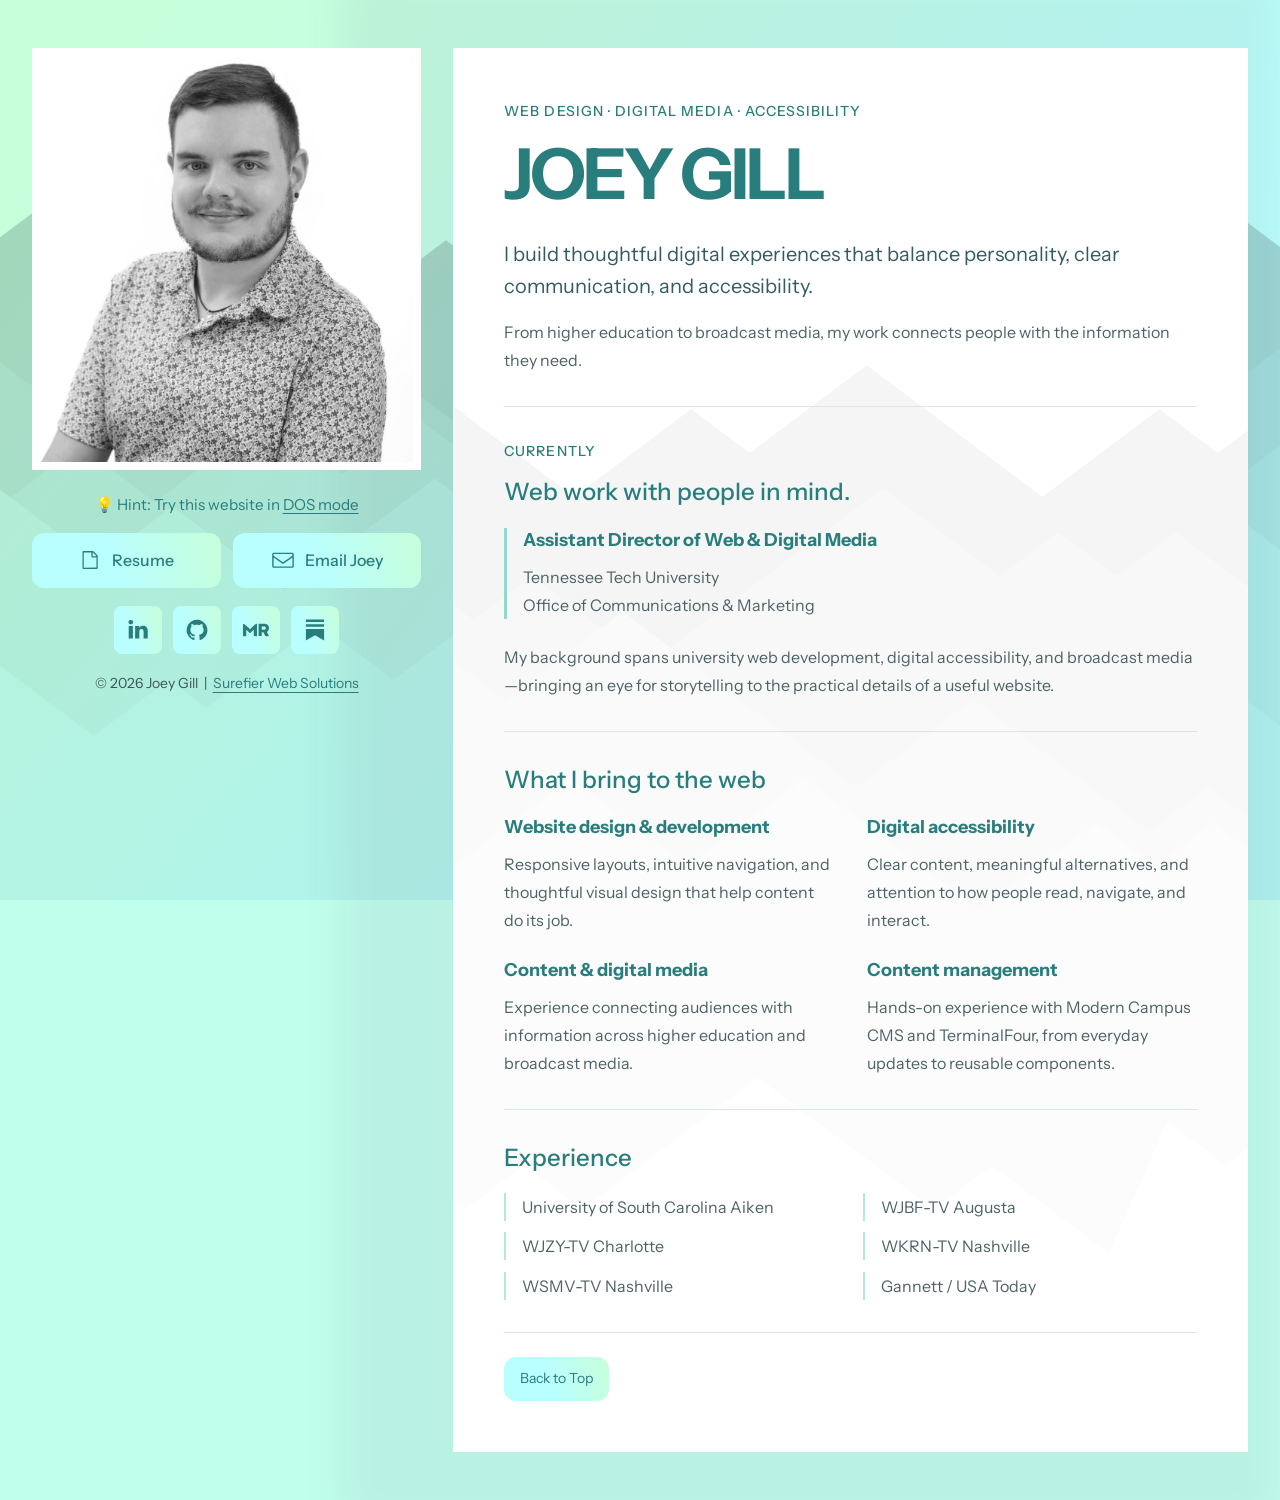
<file: index.html>
<!doctype html><html lang="en"><head>
		<title>Joey Gill</title>
		<meta charset="utf-8" />
		<meta name="viewport" content="width=device-width,initial-scale=1" />
		<meta name="color-scheme" content="light only" />
		<meta name="description" content="Joey Gill — web design, digital media, and accessibility. Based in Cookeville, Tennessee, with experience in higher education and broadcasting." />
		<meta name="theme-color" content="#BFFFFF" />
		<link href="https://fonts.googleapis.com/css2?display=swap&family=Instrument+Sans:ital,wght@0,400;0,500;0,700;1,400;1,500;1,700&family=Inter:ital,wght@0,300;0,500;1,300;1,500" rel="stylesheet" type="text/css" />
		
		<noscript><link rel="stylesheet" href="assets/noscript.css" /></noscript>
	<link rel="icon" type="image/svg+xml" href="assets/favicon.svg"><link rel="stylesheet" href="assets/layout.css"></head><body><a class="skip" href="#main">Skip to content</a><main id="main" class="page"><aside class="profile" aria-label="Portrait and contact links"><img class="portrait" src="assets/images/image01.jpg" alt="Joey Gill" width="1980" height="2155"><div class="profile-links"><p style="margin: 0 0 1rem; text-align: center; font-size: 0.95rem; line-height: 1.5; color: #297d7d;">
		💡 Hint: Try this website in
		<a href="/dos" style="color: inherit; text-decoration: underline; text-underline-offset: 3px;">
			DOS mode
		</a>
	</p><ul id="buttons01" class="buttons-component instance-1 style-1">
										<li>
											<a href="https://drive.google.com/file/d/1wkfgF1ts8yuss76VsSdDAtjUabDiiy1A/view?usp=sharing" class="n01"><svg viewBox="0 0 40 40" aria-labelledby="buttons01-icon-1-title"><title id="buttons01-icon-1-title">Document (Alt)</title><path d="M31.8,11.4c0.3,0.3,0.6,0.7,0.8,1.3s0.3,1,0.3,1.5v19.1c0,0.4-0.2,0.8-0.5,1.1c-0.3,0.3-0.7,0.5-1.1,0.5H9.1 c-0.4,0-0.8-0.2-1.1-0.5c-0.3-0.3-0.5-0.7-0.5-1.1V6.7c0-0.4,0.2-0.8,0.5-1.1c0.3-0.3,0.7-0.5,1.1-0.5h14.9c0.4,0,0.9,0.1,1.5,0.3 c0.5,0.2,1,0.5,1.3,0.8L31.8,11.4z M24.5,7.4v6.2h6.2c-0.1-0.3-0.2-0.5-0.4-0.7l-5.2-5.2C25,7.6,24.8,7.5,24.5,7.4z M30.8,32.7v-17 h-6.9c-0.4,0-0.8-0.2-1.1-0.5c-0.3-0.3-0.5-0.7-0.5-1.1V7.3H9.6v25.5L30.8,32.7L30.8,32.7z"/></svg><span class="label">Resume</span></a>
										</li><li>
											<a href="mailto:iam@joeygill.com" class="n02"><svg viewBox="0 0 40 40" aria-labelledby="buttons01-icon-2-title"><title id="buttons01-icon-2-title">Email (Alt)</title><path d="M38,13.8v16.8c0,1.4-1.1,2.5-2.5,2.5H4.5c-1.4,0-2.5-1.1-2.5-2.5V13.8h0v-3.4c0-1.4,1.1-2.5,2.5-2.5h31c1.4,0,2.5,1.1,2.5,2.5v3.4h0ZM4.5,30.8h31c0,0,.2,0,.2-.2v-14.6l-15,10.2c-.2.1-.4.2-.7.2s-.5,0-.7-.2L4.4,16v14.6c0,0,0,.2.2.2ZM35.5,10.2H4.5c0,0-.2,0-.2.2v2.7l15.6,10.6,15.6-10.6v-2.7c0,0,0-.2-.2-.2Z" /></svg><span class="label">Email Joey</span></a>
										</li>
									</ul><ul id="icons02" class="icons-component instance-2 style-1">
										<li>
											<a class="n01" href="https://www.linkedin.com/in/joeymgill">
												<svg viewBox="0 0 40 40" aria-labelledby="icons02-icon-1-title"><title id="icons02-icon-1-title">LinkedIn</title><path d="M12.1,13.8v19.1H5.7V13.8C5.7,13.8,12.1,13.8,12.1,13.8z M12.5,7.9c0,0.9-0.3,1.7-1,2.4c-0.7,0.6-1.5,0.9-2.6,0.9h0 c-1.1,0-1.9-0.3-2.5-0.9c-0.6-0.6-1-1.4-1-2.4c0-1,0.3-1.7,1-2.4S7.9,4.6,9,4.6s1.9,0.3,2.6,0.9S12.5,6.9,12.5,7.9z M35,22v11h-6.4 V22.7c0-1.4-0.3-2.4-0.8-3.2c-0.5-0.8-1.3-1.1-2.4-1.1c-0.8,0-1.5,0.2-2,0.7c-0.5,0.4-1,1-1.2,1.7c-0.1,0.4-0.2,0.9-0.2,1.6v10.7 h-6.4c0-5.1,0-9.3,0-12.5s0-5.1,0-5.7l0-0.9H22v2.8h0c0.3-0.4,0.5-0.8,0.8-1.1c0.3-0.3,0.6-0.6,1.1-1c0.5-0.4,1-0.6,1.7-0.8 c0.7-0.2,1.4-0.3,2.2-0.3c2.2,0,4,0.7,5.3,2.2C34.4,17,35,19.1,35,22L35,22z"/></svg>
												<span class="label">LinkedIn</span>
											</a>
										</li><!-- Temporarily hidden profile; restore when ready.
<li>
											<a class="n02" href="https://dribbble.com/joey-gill">
												<svg viewBox="0 0 40 40" aria-labelledby="icons02-icon-2-title"><title id="icons02-icon-2-title">Dribbble</title><path d="M25.6,32.6c-0.6-3.4-1.6-6.8-2.9-10.4h0l0,0c-0.2,0.1-0.5,0.2-0.9,0.3c-0.4,0.1-1.1,0.5-2.1,1c-1,0.5-2,1.1-2.9,1.7 c-0.9,0.6-1.8,1.4-2.7,2.4c-0.9,1-1.7,2-2.1,3.1l-0.3-0.2c2.6,2.1,5.5,3.1,8.7,3.1C22.1,33.7,23.8,33.3,25.6,32.6L25.6,32.6z M21.7,19.9c-0.3-0.7-0.7-1.5-1.1-2.3c-4.3,1.3-9,1.9-14,1.9c0,0.1,0,0.2,0,0.4c0,1.7,0.3,3.4,0.9,4.9s1.5,3,2.6,4.2 c0.7-1.2,1.6-2.4,2.6-3.5s2-1.9,3-2.6s1.9-1.2,2.7-1.7c0.9-0.5,1.5-0.8,2.1-1l0.8-0.3c0.1,0,0.1,0,0.3-0.1 C21.5,20,21.6,20,21.7,19.9L21.7,19.9z M19.5,15.5c-1.7-3-3.4-5.6-5.1-7.9c-1.9,0.9-3.5,2.2-4.9,3.9s-2.2,3.6-2.7,5.7 C11,17.2,15.2,16.6,19.5,15.5L19.5,15.5z M33.7,22.2c-2.9-0.8-5.8-1-8.5-0.6c1.2,3.3,2.1,6.6,2.7,9.8c1.5-1,2.8-2.4,3.9-4 C32.8,25.8,33.4,24.1,33.7,22.2z M16.9,6.7C16.9,6.7,16.9,6.7,16.9,6.7C16.9,6.7,16.9,6.7,16.9,6.7z M29.2,9.7 c-2.6-2.3-5.6-3.4-9-3.4c-1.1,0-2.1,0.1-3.2,0.4c1.8,2.4,3.5,5,5.1,8c1-0.4,1.9-0.8,2.7-1.3c0.8-0.5,1.5-0.9,2-1.3s0.9-0.8,1.4-1.2 s0.7-0.7,0.8-0.8L29.2,9.7z M33.9,19.9c0-3.2-1.1-6.1-3.1-8.6l0,0c-0.1,0.2-0.3,0.3-0.4,0.5c-0.1,0.2-0.4,0.5-0.9,0.9 c-0.5,0.4-1,0.9-1.5,1.3c-0.5,0.4-1.2,0.8-2.1,1.4c-0.9,0.5-1.8,1-2.7,1.3c0.3,0.7,0.7,1.4,0.9,2c0,0.1,0.1,0.2,0.1,0.4 c0.1,0.2,0.1,0.3,0.2,0.3c0.5-0.1,1-0.1,1.6-0.1c0.5,0,1,0,1.5,0c0.5,0,1,0,1.4,0s0.9,0,1.3,0.1c0.4,0,0.8,0.1,1.2,0.1 c0.4,0,0.7,0.1,1,0.1c0.3,0,0.6,0.1,0.8,0.1c0.2,0,0.4,0.1,0.5,0.1L33.9,19.9z M36.2,20c0,2.9-0.7,5.6-2.1,8 c-1.4,2.5-3.4,4.4-5.8,5.8s-5.1,2.1-8,2.1c-2.9,0-5.6-0.7-8-2.1S7.8,30.5,6.3,28s-2.1-5.1-2.1-8s0.7-5.6,2.1-8s3.4-4.4,5.8-5.8 s5.1-2.1,8-2.1c2.9,0,5.6,0.7,8,2.1s4.4,3.4,5.8,5.8C35.5,14.4,36.2,17.1,36.2,20z"/></svg>
												<span class="label">Dribbble</span>
											</a>
										</li>
--><li>
											<a class="n03" href="https://github.com/joeymgill">
												<svg viewBox="0 0 40 40" aria-labelledby="icons02-icon-3-title"><title id="icons02-icon-3-title">GitHub</title><path d="M36,20.3c0,3.5-1,6.6-3.1,9.4c-2,2.8-4.7,4.7-7.9,5.8c-0.4,0.1-0.6,0-0.8-0.1c-0.2-0.2-0.3-0.4-0.3-0.6v-4.4 c0-1.3-0.4-2.3-1.1-3c0.8-0.1,1.5-0.2,2.1-0.4c0.6-0.2,1.3-0.4,2-0.8c0.7-0.4,1.2-0.8,1.7-1.4c0.5-0.5,0.8-1.3,1.1-2.2 s0.4-2,0.4-3.1c0-1.7-0.5-3.1-1.6-4.3c0.5-1.3,0.5-2.7-0.2-4.2c-0.4-0.1-1,0-1.7,0.2c-0.7,0.3-1.4,0.6-1.9,0.9L24,12.5 c-1.3-0.4-2.6-0.5-4-0.5s-2.7,0.2-4,0.5c-0.2-0.2-0.5-0.3-0.9-0.6c-0.4-0.2-0.9-0.5-1.7-0.8c-0.8-0.3-1.4-0.4-1.8-0.3 c-0.6,1.6-0.7,3-0.1,4.2c-1.1,1.2-1.6,2.6-1.6,4.3c0,1.2,0.1,2.2,0.4,3.1s0.6,1.6,1.1,2.2s1,1,1.7,1.4c0.7,0.4,1.3,0.6,2,0.8 c0.6,0.2,1.3,0.3,2.1,0.4c-0.6,0.5-0.9,1.2-1,2.1c-0.3,0.1-0.6,0.2-0.9,0.3c-0.3,0.1-0.7,0.1-1.2,0.1c-0.5,0-0.9-0.1-1.4-0.4 c-0.5-0.3-0.8-0.7-1.2-1.3c-0.3-0.4-0.6-0.8-1-1.1c-0.4-0.3-0.8-0.4-1-0.5L9,26.5c-0.3,0-0.5,0-0.6,0.1c-0.1,0.1-0.1,0.1-0.1,0.2 c0,0.1,0.1,0.2,0.2,0.3c0.1,0.1,0.2,0.2,0.3,0.2l0.1,0.1c0.3,0.1,0.6,0.4,0.9,0.8s0.5,0.7,0.7,1.1l0.2,0.5c0.2,0.5,0.5,1,0.9,1.3 c0.4,0.3,0.9,0.5,1.4,0.6c0.5,0.1,1,0.1,1.4,0.1c0.5,0,0.9,0,1.2-0.1l0.5-0.1c0,0.5,0,1.1,0,1.9c0,0.7,0,1.1,0,1.1 c0,0.2-0.1,0.5-0.3,0.6c-0.2,0.2-0.5,0.2-0.8,0.1c-3.2-1.1-5.8-3-7.9-5.8S4,23.8,4,20.3c0-2.9,0.7-5.6,2.1-8S9.5,7.8,12,6.4 s5.1-2.1,8-2.1s5.6,0.7,8,2.1s4.4,3.4,5.8,5.8S36,17.4,36,20.3L36,20.3z"/></svg>
												<span class="label">GitHub</span>
											</a>
										</li><li>
											<a class="n04" href="https://www.muckrack.com/joeygill">
												<svg viewBox="0 0 40 40" aria-labelledby="icons02-icon-4-title"><title id="icons02-icon-4-title">Muck Rack</title><path d="M10.78,18.67c2.69-2.47,5.32-4.83,7.87-7.27c0.85-0.82,1.73-1.02,2.87-0.75c0,6.21,0,12.41,0,18.79 c-1.51,0-3.02,0.03-4.52-0.04c-0.16-0.01-0.42-0.57-0.42-0.87c-0.03-2.53-0.02-5.06-0.02-7.59c0-0.32,0-0.64,0-1.18 c-0.4,0.32-0.66,0.52-0.91,0.74c-1.34,1.17-2.7,2.33-4.01,3.54c-0.62,0.58-1.11,0.61-1.74,0.01c-1.27-1.2-2.6-2.34-3.91-3.51 c-0.23-0.21-0.49-0.4-0.88-0.72c-0.02,0.51-0.05,0.84-0.05,1.18c0,2.5-0.03,4.99,0.01,7.49c0.01,0.79-0.26,1.01-1.01,0.98 c-1.1-0.05-2.2-0.03-3.31-0.01C0.22,29.48,0,29.29,0,28.74c0.01-5.84,0-11.67,0.02-17.51c0-0.22,0.2-0.62,0.28-0.62 c0.68,0.07,1.53-0.01,1.98,0.37c2.03,1.71,3.95,3.55,5.91,5.34C9.03,17.09,9.87,17.85,10.78,18.67z M28.84,23.64 c0,2.01,0,3.84,0,5.75c-1.66,0-3.23,0-4.89,0c0-6.25,0-12.48,0-18.86c0.34,0,0.68,0,1.03,0c2.66,0,5.32,0,7.98,0 c3.36,0,5.71,1.54,6.65,4.36c1.01,3.03,0.03,6.05-2.59,8.01c-0.08,0.06-0.17,0.1-0.31,0.19c0.92,1.65,1.8,3.23,2.68,4.81 c0.68,1.22,0.49,1.58-0.86,1.58c-1.1,0-2.21-0.03-3.31,0.01c-0.57,0.02-0.89-0.19-1.12-0.7c-0.67-1.44-1.44-2.83-2.06-4.29 c-0.3-0.7-0.7-0.92-1.4-0.85C30.09,23.68,29.54,23.64,28.84,23.64z M28.91,19.49c1.51,0,2.9,0.04,4.29-0.01 c1.04-0.04,1.77-0.94,1.87-2.14c0.11-1.23-0.47-2.46-1.45-2.55c-1.56-0.14-3.14-0.04-4.72-0.04C28.91,16.36,28.91,17.87,28.91,19.49 z"/></svg>
												<span class="label">Muck Rack</span>
											</a>
										</li><li>
											<a class="n05" href="https://substack.com/@joeymgill">
												<svg viewBox="0 0 40 40" aria-labelledby="icons02-icon-5-title"><title id="icons02-icon-5-title">Substack</title><path d="M6 4h28v3.7H6z M6 11.2h28v3.7H6z M6 18.3h28V36l-14-7.8L6 36z"/></svg>
												<span class="label">Substack</span>
											</a>
									</li>
									</ul><p class="copyright">© 2026 Joey Gill&nbsp;&nbsp;|&nbsp;&nbsp;<a href="https://surefier.com" target="_blank">Surefier Web Solutions</a></p></div></aside><div class="content"><header><p class="eyebrow">Web design · Digital media · Accessibility</p><h1>Joey Gill</h1><p class="intro">I build thoughtful digital experiences that balance personality, clear communication, and accessibility.</p><p>From higher education to broadcast media, my work connects people with the information they need.</p></header><section aria-labelledby="current-title"><p class="eyebrow">Currently</p><h2 id="current-title">Web work with people in mind.</h2><div class="current-role"><h3>Assistant Director of Web &amp; Digital Media</h3><p>Tennessee Tech University<br>Office of Communications &amp; Marketing</p></div><p>My background spans university web development, digital accessibility, and broadcast media—bringing an eye for storytelling to the practical details of a useful website.</p></section><section aria-labelledby="expertise-title"><h2 id="expertise-title">What I bring to the web</h2><div class="expertise"><article><h3>Website design &amp; development</h3><p>Responsive layouts, intuitive navigation, and thoughtful visual design that help content do its job.</p></article><article><h3>Digital accessibility</h3><p>Clear content, meaningful alternatives, and attention to how people read, navigate, and interact.</p></article><article><h3>Content &amp; digital media</h3><p>Experience connecting audiences with information across higher education and broadcast media.</p></article><article><h3>Content management</h3><p>Hands-on experience with Modern Campus CMS and TerminalFour, from everyday updates to reusable components.</p></article></div></section><section aria-labelledby="experience-title"><h2 id="experience-title">Experience</h2><div id="list01" class="list-component instance-1">
										<ul>
											<li>
												<p>University of South Carolina Aiken</p>
											</li><li>
												<p>WJBF-TV Augusta</p>
											</li><li>
												<p>WJZY-TV Charlotte</p>
											</li><li>
												<p>WKRN-TV Nashville</p>
											</li><li>
												<p>WSMV-TV Nashville</p>
											</li><li>
												<p>Gannett / USA Today</p>
											</li>
										</ul>
									</div></section><footer><a class="back-top" href="#main">Back to Top</a></footer></div></main><script src="assets/mobile-layout.js"></script></body></html>
</file>
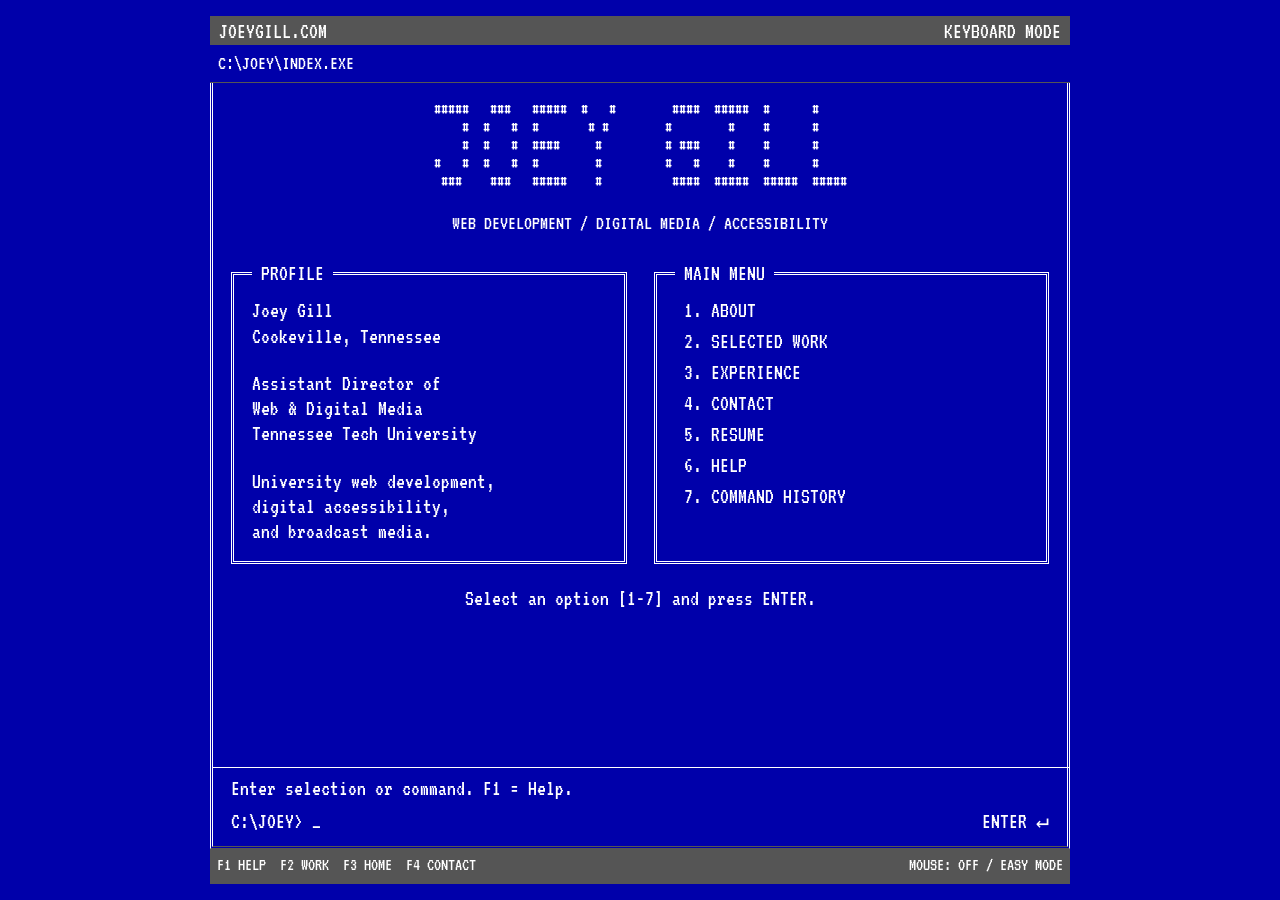
<file: dos/index.html>
<!doctype html>
<html lang="en">
<head>
<meta charset="UTF-8" />
<meta name="viewport" content="width=device-width, initial-scale=1.0" />
<meta name="description" content="Joey Gill — web development, digital accessibility, content management, and broadcast media." />
<title>Joey Gill | Web &amp; Digital Media</title>
<link rel="icon" type="image/svg+xml" href="./favicon.svg" />
  <script type="module" crossorigin src="./assets/index-BjlqCn3E.js"></script>
  <link rel="stylesheet" crossorigin href="./assets/index-DekBmX7b.css">
</head>
<body><div id="root"></div></body>
</html>
</file>
<file: assets/noscript.css>
body {
	overflow: auto !important;
}

.site-main {
	opacity: 1.0 !important;
	transform: none !important;
	transition: none !important;
	filter: none !important;
}
</file>
<file: assets/layout.css>
*{box-sizing:border-box}html{font-size:16px;scroll-behavior:smooth;color-scheme:light}body{margin:0;background:#c1ffed;color:#4d6266;font:1rem/1.75 'Instrument Sans',Arial,sans-serif}a{color:#297d7d;text-underline-offset:.25em}a:hover{color:#195858}a:focus-visible{outline:3px solid #297d7d;outline-offset:5px}.skip{position:absolute;top:-100px;left:1rem;padding:1rem;background:white;z-index:5}.skip:focus{top:1rem}.page{max-width:1450px;margin:3rem auto;display:grid;grid-template-columns:minmax(260px,32%) minmax(0,1fr);gap:2rem;padding:0 2rem;align-items:start}.profile{position:sticky;top:2rem;min-width:0}.portrait{display:block;width:100%;height:auto;object-fit:cover;border:8px solid white;filter:grayscale(1);transition:filter .25s}.portrait:hover{filter:grayscale(0)}.profile-links{padding:1.5rem 0;text-align:center}.buttons-component{list-style:none;padding:0;margin:0;display:flex;gap:.75rem;flex-wrap:wrap;justify-content:center}.buttons-component li{flex:1;min-width:130px}.buttons-component a{display:flex;align-items:center;justify-content:center;gap:.6rem;padding:.85rem .6rem;background:#baffff;border:1px solid #82caca;border-radius:5px;text-decoration:none;font-weight:500;min-height:48px}.buttons-component a:hover,.icons-component a:hover{background:#92fcfc}.buttons-component svg{width:24px;height:24px;fill:currentColor;flex-shrink:0}.icons-component{list-style:none;margin:1.1rem 0;padding:0;display:flex;justify-content:center;gap:.7rem;flex-wrap:wrap}.icons-component a{display:flex;justify-content:center;align-items:center;width:48px;height:48px;border-radius:50%;background:#baffff;color:#297d7d}.icons-component svg{width:26px;height:26px;fill:currentColor}.icons-component .label{position:absolute;width:1px;height:1px;padding:0;overflow:hidden;clip-path:inset(50%);white-space:nowrap}.location{font-size:.875rem;margin:1rem 0 0}.content{background:#fff;padding:clamp(1.5rem,4vw,4rem);min-width:0}.eyebrow{text-transform:uppercase;letter-spacing:.075em;font-size:.875rem;font-weight:500;color:#297d7d;margin:0 0 .8rem}h1{font-size:clamp(3rem,5.5vw,5rem);line-height:1.1;letter-spacing:-.045em;color:#297d7d;text-transform:uppercase;margin:0 0 1.5rem;font-weight:700}h2{color:#297d7d;font-size:1.5rem;line-height:1.35;margin:0 0 1.2rem;font-weight:500}h3{color:#297d7d;font-size:1.125rem;line-height:1.4;margin:0 0 .6rem;font-weight:700}p{margin:0 0 1rem}.intro{font-size:1.25rem;line-height:1.6;color:#345c60}section{border-top:1px solid #d7e9e5;margin-top:2rem;padding-top:2rem}.current-role{border-left:3px solid #92d9cd;padding-left:1rem;margin-bottom:1.5rem}.current-role p{margin:0}.expertise{display:grid;grid-template-columns:1fr 1fr;gap:1.5rem 2rem}.expertise p{margin:0}#list01 ul{display:grid;grid-template-columns:1fr 1fr;gap:.7rem 1.5rem;list-style:none;padding:0;margin:0}#list01 li{padding-left:1rem;border-left:2px solid #b5e8dc}#list01 p{margin:0}footer{border-top:1px solid #d7e9e5;margin-top:2rem;padding-top:1.5rem;font-size:.875rem}@media(max-width:850px){.page{grid-template-columns:minmax(230px,34%) minmax(0,1fr);gap:1.2rem;padding:0 1.2rem;margin:1.5rem auto}.expertise,#list01 ul{grid-template-columns:1fr}.buttons-component{flex-direction:column}.content{padding:1.5rem}}@media(max-width:620px){.page{grid-template-columns:1fr;max-width:600px}.profile{position:static}.portrait{max-width:320px;margin:auto}.buttons-component{flex-direction:row}.profile-links{max-width:400px;margin:auto}.content{padding:1.75rem 1.5rem}h1{font-size:3.25rem}.eyebrow{letter-spacing:.035em}}@media(prefers-reduced-motion:reduce){html{scroll-behavior:auto}*{transition:none!important}}
/* Original Carrd background and surface treatment. */
body::before{
	background-attachment: scroll;
	content: '';
	display: block;
	height: 100vh;
	left: 0;
	pointer-events: none;
	position: fixed;
	top: 0;
	transform: scale(1);
	width: 100vw;
	z-index: 0;
	background-image: url('data:image/svg+xml;charset=utf8,%3Csvg%20width%3D%22640%22%20height%3D%22480%22%20viewBox%3D%220%200%20640%20480%22%20xmlns%3D%22http%3A%2F%2Fwww.w3.org%2F2000%2Fsvg%22%20preserveAspectRatio%3D%22none%22%3E%20%3Cstyle%3E%20%3Aroot%20%7B%20opacity%3A%200.27%3B%20%7D%20path%20%7B%20fill%3A%20%238CD1C9%3B%20stroke%3A%20none%3B%20stroke-width%3A%200%3B%20vector-effect%3A%20non-scaling-stroke%3B%20%7D%20path.z0%20%7B%20fill%3A%20%23466965%20%7D%20path.z1%20%7B%20fill%3A%20%2358847f%20%7D%20path.z2%20%7B%20fill%3A%20%236a9f99%20%7D%20path.z3%20%7B%20fill%3A%20%237dbab3%20%7D%20%3C%2Fstyle%3E%20%3Cpath%20d%3D%22m%200%2C0%20l%2020%2C15%20l%2020%2C15%20l%2020%2C-15%20l%2020%2C15%20l%2020%2C15%20l%2020%2C-15%20l%2020%2C-15%20l%2020%2C-15%20l%2020%2C15%20l%2020%2C15%20l%2020%2C-15%20l%2020%2C15%20l%2020%2C15%20l%2020%2C-15%20l%2020%2C-15%20l%2020%2C-15%20l%2020%2C15%20l%2020%2C15%20l%2020%2C-15%20l%2020%2C15%20l%2020%2C15%20l%2020%2C-15%20l%2020%2C-15%20l%2020%2C-15%20l%2020%2C15%20l%2020%2C15%20l%2020%2C-15%20l%2020%2C15%20l%2020%2C15%20l%2020%2C-15%20l%2020%2C-15%20l%2020%2C-15%20l%2020%2C15%20l%2020%2C15%20l%2020%2C-15%20l%2020%2C15%20l%2020%2C15%20l%2020%2C-15%20l%2020%2C-15%20l%2020%2C-15%20l%200%2C480%20l%20-800%2C0%22%20transform%3D%22translate%28-3.491%2C113.1429%29%22%20class%3D%22z0%22%3E%3C%2Fpath%3E%20%3Cpath%20d%3D%22m%200%2C30%20l%2020%2C-15%20l%2020%2C-15%20l%2020%2C-15%20l%2020%2C15%20l%2020%2C-15%20l%2020%2C-15%20l%2020%2C15%20l%2020%2C15%20l%2020%2C15%20l%2020%2C15%20l%2020%2C15%20l%2020%2C15%20l%2020%2C-15%20l%2020%2C-15%20l%2020%2C-15%20l%2020%2C15%20l%2020%2C-15%20l%2020%2C-15%20l%2020%2C-15%20l%2020%2C15%20l%2020%2C-15%20l%2020%2C-15%20l%2020%2C15%20l%2020%2C15%20l%2020%2C15%20l%2020%2C15%20l%2020%2C15%20l%2020%2C15%20l%2020%2C-15%20l%2020%2C-15%20l%2020%2C-15%20l%2020%2C15%20l%2020%2C-15%20l%2020%2C-15%20l%2020%2C-15%20l%2020%2C15%20l%2020%2C-15%20l%2020%2C-15%20l%2020%2C15%20l%2020%2C15%20l%2020%2C15%20l%2020%2C15%20l%2020%2C15%20l%2020%2C15%20l%2020%2C-15%20l%2020%2C-15%20l%2020%2C-15%20l%2020%2C15%20l%200%2C450%20l%20-960%2C0%22%20transform%3D%22translate%28-4.9806%2C175.4805%29%22%20class%3D%22z1%22%3E%3C%2Fpath%3E%20%3Cpath%20d%3D%22m%200%2C30%20l%2020%2C-15%20l%2020%2C-15%20l%2020%2C15%20l%2020%2C15%20l%2020%2C-15%20l%2020%2C-15%20l%2020%2C-15%20l%2020%2C15%20l%2020%2C15%20l%2020%2C-15%20l%2020%2C-15%20l%2020%2C15%20l%2020%2C15%20l%2020%2C15%20l%2020%2C15%20l%2020%2C15%20l%2020%2C-15%20l%2020%2C-15%20l%2020%2C-15%20l%2020%2C-15%20l%2020%2C-15%20l%2020%2C15%20l%2020%2C-15%20l%2020%2C15%20l%2020%2C-15%20l%2020%2C15%20l%2020%2C15%20l%2020%2C15%20l%2020%2C15%20l%2020%2C-15%20l%2020%2C15%20l%2020%2C-15%20l%2020%2C-15%20l%2020%2C-15%20l%2020%2C15%20l%2020%2C15%20l%2020%2C-15%20l%2020%2C-15%20l%2020%2C-15%20l%2020%2C15%20l%2020%2C15%20l%2020%2C-15%20l%2020%2C-15%20l%2020%2C15%20l%2020%2C15%20l%2020%2C15%20l%2020%2C15%20l%2020%2C15%20l%2020%2C-15%20l%2020%2C-15%20l%2020%2C-15%20l%2020%2C-15%20l%2020%2C-15%20l%2020%2C15%20l%2020%2C-15%20l%2020%2C15%20l%2020%2C-15%20l%2020%2C15%20l%2020%2C15%20l%2020%2C15%20l%2020%2C15%20l%2020%2C-15%20l%2020%2C15%20l%2020%2C-15%20l%200%2C450%20l%20-1280%2C0%22%20transform%3D%22translate%28-18.8086%2C237.8182%29%22%20class%3D%22z2%22%3E%3C%2Fpath%3E%20%3Cpath%20d%3D%22m%200%2C-30%20l%2020%2C15%20l%2020%2C15%20l%2020%2C-15%20l%2020%2C-15%20l%2020%2C15%20l%2020%2C15%20l%2020%2C15%20l%2020%2C-15%20l%2020%2C-15%20l%2020%2C-15%20l%2020%2C-15%20l%2020%2C15%20l%2020%2C-15%20l%2020%2C15%20l%2020%2C15%20l%2020%2C-15%20l%2020%2C15%20l%2020%2C15%20l%2020%2C-15%20l%2020%2C15%20l%2020%2C15%20l%2020%2C-15%20l%2020%2C-15%20l%2020%2C-15%20l%2020%2C-15%20l%2020%2C15%20l%2020%2C-15%20l%2020%2C-15%20l%2020%2C15%20l%2020%2C15%20l%2020%2C-15%20l%2020%2C15%20l%2020%2C15%20l%2020%2C15%20l%2020%2C-15%20l%2020%2C-15%20l%2020%2C15%20l%2020%2C15%20l%2020%2C15%20l%2020%2C-15%20l%2020%2C-15%20l%2020%2C-15%20l%2020%2C-15%20l%2020%2C15%20l%2020%2C-15%20l%2020%2C15%20l%2020%2C15%20l%2020%2C-15%20l%2020%2C15%20l%2020%2C15%20l%2020%2C-15%20l%2020%2C15%20l%2020%2C15%20l%2020%2C-15%20l%2020%2C-15%20l%2020%2C-15%20l%2020%2C-15%20l%2020%2C15%20l%2020%2C-15%20l%2020%2C-15%20l%2020%2C15%20l%2020%2C15%20l%2020%2C-15%20l%2020%2C15%20l%200%2C510%20l%20-1280%2C0%22%20transform%3D%22translate%28-9.3618%2C300.1558%29%22%20class%3D%22z3%22%3E%3C%2Fpath%3E%20%3Cpath%20d%3D%22m%200%2C0%20l%2020%2C15%20l%2020%2C15%20l%2020%2C-15%20l%2020%2C-15%20l%2020%2C15%20l%2020%2C-15%20l%2020%2C-15%20l%2020%2C-15%20l%2020%2C15%20l%2020%2C15%20l%2020%2C-15%20l%2020%2C-15%20l%2020%2C15%20l%2020%2C-15%20l%2020%2C15%20l%2020%2C15%20l%2020%2C15%20l%2020%2C15%20l%2020%2C15%20l%2020%2C-15%20l%2020%2C15%20l%2020%2C-15%20l%2020%2C-15%20l%2020%2C15%20l%2020%2C15%20l%2020%2C-15%20l%2020%2C-15%20l%2020%2C-15%20l%2020%2C15%20l%2020%2C-15%20l%2020%2C-15%20l%2020%2C15%20l%2020%2C15%20l%2020%2C15%20l%2020%2C-15%20l%2020%2C-15%20l%2020%2C15%20l%2020%2C-15%20l%2020%2C-15%20l%2020%2C-15%20l%2020%2C15%20l%2020%2C15%20l%2020%2C-15%20l%2020%2C-15%20l%2020%2C15%20l%2020%2C-15%20l%2020%2C15%20l%2020%2C15%20l%2020%2C15%20l%2020%2C15%20l%2020%2C15%20l%2020%2C-15%20l%2020%2C15%20l%2020%2C-15%20l%2020%2C-15%20l%2020%2C15%20l%2020%2C15%20l%2020%2C-15%20l%2020%2C-15%20l%2020%2C-15%20l%2020%2C15%20l%2020%2C-15%20l%2020%2C-15%20l%2020%2C15%20l%200%2C480%20l%20-1280%2C0%22%20transform%3D%22translate%28-11.3754%2C362.4935%29%22%20class%3D%22z4%22%3E%3C%2Fpath%3E%3C%2Fsvg%3E'), linear-gradient(129deg, #C7FFDA 7%, #BAFFFF 71%);
	background-size: auto 100%, auto;
	background-position: center, 0% 0%;
	background-repeat: repeat-x, repeat;}
.page{position:relative;z-index:1}
.content{	background-image: url('data:image/svg+xml;charset=utf8,%3Csvg%20width%3D%22640%22%20height%3D%22480%22%20viewBox%3D%220%200%20640%20480%22%20xmlns%3D%22http%3A%2F%2Fwww.w3.org%2F2000%2Fsvg%22%20preserveAspectRatio%3D%22none%22%3E%20%3Cstyle%3E%20%3Aroot%20%7B%20opacity%3A%200.07%3B%20%7D%20path%20%7B%20fill%3A%20%23FFFFFF%3B%20stroke%3A%20none%3B%20stroke-width%3A%200%3B%20vector-effect%3A%20non-scaling-stroke%3B%20%7D%20path.z0%20%7B%20fill%3A%20%23808080%20%7D%20path.z1%20%7B%20fill%3A%20%23a1a1a1%20%7D%20path.z2%20%7B%20fill%3A%20%23c2c2c2%20%7D%20path.z3%20%7B%20fill%3A%20%23e3e3e3%20%7D%20%3C%2Fstyle%3E%20%3Cpath%20d%3D%22m%200%2C0%20l%2020%2C-15%20l%2020%2C15%20l%2020%2C15%20l%2020%2C15%20l%2020%2C-15%20l%2020%2C-15%20l%2020%2C15%20l%2020%2C-15%20l%2020%2C-15%20l%2020%2C15%20l%2020%2C15%20l%2020%2C15%20l%2020%2C-15%20l%2020%2C-15%20l%2020%2C15%20l%2020%2C-15%20l%2020%2C-15%20l%2020%2C15%20l%2020%2C15%20l%2020%2C15%20l%2020%2C-15%20l%2020%2C-15%20l%2020%2C15%20l%2020%2C-15%20l%2020%2C-15%20l%2020%2C15%20l%2020%2C15%20l%2020%2C15%20l%2020%2C-15%20l%2020%2C-15%20l%2020%2C15%20l%2020%2C-15%20l%2020%2C-15%20l%2020%2C15%20l%2020%2C15%20l%2020%2C15%20l%2020%2C-15%20l%2020%2C-15%20l%2020%2C15%20l%2020%2C-15%20l%200%2C480%20l%20-800%2C0%22%20transform%3D%22translate%280%2C123.4286%29%22%20class%3D%22z0%22%3E%20%3CanimateTransform%20attributeName%3D%22transform%22%20type%3D%22translate%22%20values%3D%220%20123.4286%3B-160%20123.4286%22%20dur%3D%2215000ms%22%20repeatCount%3D%22indefinite%22%3E%3C%2FanimateTransform%3E%20%3C%2Fpath%3E%20%3Cpath%20d%3D%22m%200%2C0%20l%2020%2C-15%20l%2020%2C-15%20l%2020%2C15%20l%2020%2C15%20l%2020%2C-15%20l%2020%2C15%20l%2020%2C-15%20l%2020%2C15%20l%2020%2C15%20l%2020%2C-15%20l%2020%2C15%20l%2020%2C-15%20l%2020%2C15%20l%2020%2C15%20l%2020%2C-15%20l%2020%2C-15%20l%2020%2C-15%20l%2020%2C-15%20l%2020%2C15%20l%2020%2C15%20l%2020%2C-15%20l%2020%2C15%20l%2020%2C-15%20l%2020%2C15%20l%2020%2C15%20l%2020%2C-15%20l%2020%2C15%20l%2020%2C-15%20l%2020%2C15%20l%2020%2C15%20l%2020%2C-15%20l%2020%2C-15%20l%2020%2C-15%20l%2020%2C-15%20l%2020%2C15%20l%2020%2C15%20l%2020%2C-15%20l%2020%2C15%20l%2020%2C-15%20l%2020%2C15%20l%2020%2C15%20l%2020%2C-15%20l%2020%2C15%20l%2020%2C-15%20l%2020%2C15%20l%2020%2C15%20l%2020%2C-15%20l%2020%2C-15%20l%200%2C480%20l%20-960%2C0%22%20transform%3D%22translate%280%2C180.5714%29%22%20class%3D%22z1%22%3E%20%3CanimateTransform%20attributeName%3D%22transform%22%20type%3D%22translate%22%20values%3D%220%20180.5714%3B-320%20180.5714%22%20dur%3D%2215000ms%22%20repeatCount%3D%22indefinite%22%3E%3C%2FanimateTransform%3E%20%3C%2Fpath%3E%20%3Cpath%20d%3D%22m%200%2C30%20l%2020%2C-45%20l%2020%2C15%20l%2020%2C15%20l%2020%2C15%20l%2020%2C-15%20l%2020%2C-15%20l%2020%2C15%20l%2020%2C-15%20l%2020%2C-15%20l%2020%2C-15%20l%2020%2C15%20l%2020%2C-15%20l%2020%2C15%20l%2020%2C-15%20l%2020%2C-15%20l%2020%2C15%20l%2020%2C15%20l%2020%2C15%20l%2020%2C15%20l%2020%2C-15%20l%2020%2C-15%20l%2020%2C15%20l%2020%2C15%20l%2020%2C15%20l%2020%2C-15%20l%2020%2C15%20l%2020%2C-15%20l%2020%2C-15%20l%2020%2C15%20l%2020%2C15%20l%2020%2C-15%20l%2020%2C15%20l%2020%2C-45%20l%2020%2C15%20l%2020%2C15%20l%2020%2C15%20l%2020%2C-15%20l%2020%2C-15%20l%2020%2C15%20l%2020%2C-15%20l%2020%2C-15%20l%2020%2C-15%20l%2020%2C15%20l%2020%2C-15%20l%2020%2C15%20l%2020%2C-15%20l%2020%2C-15%20l%2020%2C15%20l%2020%2C15%20l%2020%2C15%20l%2020%2C15%20l%2020%2C-15%20l%2020%2C-15%20l%2020%2C15%20l%2020%2C15%20l%2020%2C15%20l%2020%2C-15%20l%2020%2C15%20l%2020%2C-15%20l%2020%2C-15%20l%2020%2C15%20l%2020%2C15%20l%2020%2C-15%20l%2020%2C15%20l%200%2C450%20l%20-1280%2C0%22%20transform%3D%22translate%280%2C237.7143%29%22%20class%3D%22z2%22%3E%20%3CanimateTransform%20attributeName%3D%22transform%22%20type%3D%22translate%22%20values%3D%220%20237.7143%3B-640%20237.7143%22%20dur%3D%2215000ms%22%20repeatCount%3D%22indefinite%22%3E%3C%2FanimateTransform%3E%20%3C%2Fpath%3E%20%3Cpath%20d%3D%22m%200%2C0%20l%2020%2C-15%20l%2020%2C15%20l%2020%2C-15%20l%2020%2C-15%20l%2020%2C15%20l%2020%2C-15%20l%2020%2C-15%20l%2020%2C-15%20l%2020%2C15%20l%2020%2C-15%20l%2020%2C15%20l%2020%2C-15%20l%2020%2C15%20l%2020%2C15%20l%2020%2C15%20l%2020%2C-15%20l%2020%2C-15%20l%2020%2C15%20l%2020%2C15%20l%2020%2C-15%20l%2020%2C-15%20l%2020%2C15%20l%2020%2C15%20l%2020%2C15%20l%2020%2C-15%20l%2020%2C-15%20l%2020%2C15%20l%2020%2C-15%20l%2020%2C15%20l%2020%2C15%20l%2020%2C15%20l%2020%2C-15%20l%2020%2C-15%20l%2020%2C15%20l%2020%2C-15%20l%2020%2C-15%20l%2020%2C15%20l%2020%2C-15%20l%2020%2C-15%20l%2020%2C-15%20l%2020%2C15%20l%2020%2C-15%20l%2020%2C15%20l%2020%2C-15%20l%2020%2C15%20l%2020%2C15%20l%2020%2C15%20l%2020%2C-15%20l%2020%2C-15%20l%2020%2C15%20l%2020%2C15%20l%2020%2C-15%20l%2020%2C-15%20l%2020%2C15%20l%2020%2C15%20l%2020%2C15%20l%2020%2C-15%20l%2020%2C-15%20l%2020%2C15%20l%2020%2C-15%20l%2020%2C15%20l%2020%2C15%20l%2020%2C15%20l%2020%2C-15%20l%2020%2C-15%20l%2020%2C15%20l%2020%2C-15%20l%2020%2C-15%20l%2020%2C15%20l%2020%2C-15%20l%2020%2C-15%20l%2020%2C-15%20l%2020%2C15%20l%2020%2C-15%20l%2020%2C15%20l%2020%2C-15%20l%2020%2C15%20l%2020%2C15%20l%2020%2C15%20l%2020%2C-15%20l%2020%2C-15%20l%2020%2C15%20l%2020%2C15%20l%2020%2C-15%20l%2020%2C-15%20l%2020%2C15%20l%2020%2C15%20l%2020%2C15%20l%2020%2C-15%20l%2020%2C-15%20l%2020%2C15%20l%2020%2C-15%20l%2020%2C15%20l%2020%2C15%20l%2020%2C15%20l%2020%2C-15%20l%200%2C480%20l%20-1920%2C0%22%20transform%3D%22translate%280%2C294.8571%29%22%20class%3D%22z3%22%3E%20%3CanimateTransform%20attributeName%3D%22transform%22%20type%3D%22translate%22%20values%3D%220%20294.8571%3B-1280%20294.8571%22%20dur%3D%2215000ms%22%20repeatCount%3D%22indefinite%22%3E%3C%2FanimateTransform%3E%20%3C%2Fpath%3E%20%3Cpath%20d%3D%22m%200%2C60%20l%2020%2C-45%20l%2020%2C15%20l%2020%2C-15%20l%2020%2C15%20l%2020%2C15%20l%2020%2C-15%20l%2020%2C-15%20l%2020%2C15%20l%2020%2C-15%20l%2020%2C-15%20l%2020%2C15%20l%2020%2C15%20l%2020%2C15%20l%2020%2C-15%20l%2020%2C15%20l%2020%2C15%20l%2020%2C-15%20l%2020%2C-15%20l%2020%2C15%20l%2020%2C-15%20l%2020%2C15%20l%2020%2C-15%20l%2020%2C15%20l%2020%2C-15%20l%2020%2C-15%20l%2020%2C-15%20l%2020%2C15%20l%2020%2C15%20l%2020%2C15%20l%2020%2C-15%20l%2020%2C15%20l%2020%2C15%20l%2020%2C-45%20l%2020%2C15%20l%2020%2C-15%20l%2020%2C15%20l%2020%2C15%20l%2020%2C-15%20l%2020%2C-15%20l%2020%2C15%20l%2020%2C-15%20l%2020%2C-15%20l%2020%2C15%20l%2020%2C15%20l%2020%2C15%20l%2020%2C-15%20l%2020%2C15%20l%2020%2C15%20l%2020%2C-15%20l%2020%2C-15%20l%2020%2C15%20l%2020%2C-15%20l%2020%2C15%20l%2020%2C-15%20l%2020%2C15%20l%2020%2C-15%20l%2020%2C-15%20l%2020%2C-15%20l%2020%2C15%20l%2020%2C15%20l%2020%2C15%20l%2020%2C-15%20l%2020%2C15%20l%2020%2C15%20l%2020%2C-45%20l%2020%2C15%20l%2020%2C-15%20l%2020%2C15%20l%2020%2C15%20l%2020%2C-15%20l%2020%2C-15%20l%2020%2C15%20l%2020%2C-15%20l%2020%2C-15%20l%2020%2C15%20l%2020%2C15%20l%2020%2C15%20l%2020%2C-15%20l%2020%2C15%20l%2020%2C15%20l%2020%2C-15%20l%2020%2C-15%20l%2020%2C15%20l%2020%2C-15%20l%2020%2C15%20l%2020%2C-15%20l%2020%2C15%20l%2020%2C-15%20l%2020%2C-15%20l%2020%2C-15%20l%2020%2C15%20l%2020%2C15%20l%2020%2C15%20l%2020%2C-15%20l%2020%2C15%20l%2020%2C15%20l%2020%2C-45%20l%2020%2C15%20l%2020%2C-15%20l%2020%2C15%20l%2020%2C15%20l%2020%2C-15%20l%2020%2C-15%20l%2020%2C15%20l%2020%2C-15%20l%2020%2C-15%20l%2020%2C15%20l%2020%2C15%20l%2020%2C15%20l%2020%2C-15%20l%2020%2C15%20l%2020%2C15%20l%2020%2C-15%20l%2020%2C-15%20l%2020%2C15%20l%2020%2C-15%20l%2020%2C15%20l%2020%2C-15%20l%2020%2C15%20l%2020%2C-15%20l%2020%2C-15%20l%2020%2C-15%20l%2020%2C15%20l%2020%2C15%20l%2020%2C15%20l%2020%2C-15%20l%2020%2C15%20l%2020%2C15%20l%2020%2C-45%20l%2020%2C15%20l%2020%2C-15%20l%2020%2C15%20l%2020%2C15%20l%2020%2C-15%20l%2020%2C-15%20l%2020%2C15%20l%2020%2C-15%20l%2020%2C-15%20l%2020%2C15%20l%2020%2C15%20l%2020%2C15%20l%2020%2C-15%20l%2020%2C15%20l%2020%2C15%20l%2020%2C-15%20l%2020%2C-15%20l%2020%2C15%20l%2020%2C-15%20l%2020%2C15%20l%2020%2C-15%20l%2020%2C15%20l%2020%2C-15%20l%2020%2C-15%20l%2020%2C-15%20l%2020%2C15%20l%2020%2C15%20l%2020%2C15%20l%2020%2C-15%20l%2020%2C15%20l%2020%2C15%20l%200%2C420%20l%20-3200%2C0%22%20transform%3D%22translate%280%2C352%29%22%20class%3D%22z4%22%3E%20%3CanimateTransform%20attributeName%3D%22transform%22%20type%3D%22translate%22%20values%3D%220%20352%3B-2560%20352%22%20dur%3D%2215000ms%22%20repeatCount%3D%22indefinite%22%3E%3C%2FanimateTransform%3E%20%3C%2Fpath%3E%3C%2Fsvg%3E'), linear-gradient(315deg, rgba(255,255,255,0.459) 0%, rgba(255,255,255,0.941) 54%);	background-size: auto 100%, cover;	background-position: center, 0% 0%;	background-repeat: repeat-x, repeat;	box-shadow: -2.5rem 0rem 2.25rem 4.5rem rgba(114,112,125,0.09);}
.copyright{font-size:.875rem;margin:1rem 0 0;color:#3d565a}
.back-top{display:inline-flex;align-items:center;justify-content:center;min-height:44px;padding:.55rem 1rem;background:#baffff;border:1px solid #82caca;border-radius:5px;text-decoration:none}
.back-top:hover{background:#92fcfc}
@media(prefers-reduced-motion:reduce){.content{background-image:url('data:image/svg+xml;charset=utf8,%3Csvg%20width%3D%22640%22%20height%3D%22480%22%20viewBox%3D%220%200%20640%20480%22%20xmlns%3D%22http%3A%2F%2Fwww.w3.org%2F2000%2Fsvg%22%20preserveAspectRatio%3D%22none%22%3E%20%3Cstyle%3E%20%3Aroot%20%7B%20opacity%3A%200.07%3B%20%7D%20path%20%7B%20fill%3A%20%23FFFFFF%3B%20stroke%3A%20none%3B%20stroke-width%3A%200%3B%20vector-effect%3A%20non-scaling-stroke%3B%20%7D%20path.z0%20%7B%20fill%3A%20%23808080%20%7D%20path.z1%20%7B%20fill%3A%20%23a1a1a1%20%7D%20path.z2%20%7B%20fill%3A%20%23c2c2c2%20%7D%20path.z3%20%7B%20fill%3A%20%23e3e3e3%20%7D%20%3C%2Fstyle%3E%20%3Cpath%20d%3D%22m%200%2C0%20l%2020%2C-15%20l%2020%2C15%20l%2020%2C15%20l%2020%2C15%20l%2020%2C-15%20l%2020%2C-15%20l%2020%2C15%20l%2020%2C-15%20l%2020%2C-15%20l%2020%2C15%20l%2020%2C15%20l%2020%2C15%20l%2020%2C-15%20l%2020%2C-15%20l%2020%2C15%20l%2020%2C-15%20l%2020%2C-15%20l%2020%2C15%20l%2020%2C15%20l%2020%2C15%20l%2020%2C-15%20l%2020%2C-15%20l%2020%2C15%20l%2020%2C-15%20l%2020%2C-15%20l%2020%2C15%20l%2020%2C15%20l%2020%2C15%20l%2020%2C-15%20l%2020%2C-15%20l%2020%2C15%20l%2020%2C-15%20l%2020%2C-15%20l%2020%2C15%20l%2020%2C15%20l%2020%2C15%20l%2020%2C-15%20l%2020%2C-15%20l%2020%2C15%20l%2020%2C-15%20l%200%2C480%20l%20-800%2C0%22%20transform%3D%22translate%280%2C123.4286%29%22%20class%3D%22z0%22%3E%20%20%3C%2Fpath%3E%20%3Cpath%20d%3D%22m%200%2C0%20l%2020%2C-15%20l%2020%2C-15%20l%2020%2C15%20l%2020%2C15%20l%2020%2C-15%20l%2020%2C15%20l%2020%2C-15%20l%2020%2C15%20l%2020%2C15%20l%2020%2C-15%20l%2020%2C15%20l%2020%2C-15%20l%2020%2C15%20l%2020%2C15%20l%2020%2C-15%20l%2020%2C-15%20l%2020%2C-15%20l%2020%2C-15%20l%2020%2C15%20l%2020%2C15%20l%2020%2C-15%20l%2020%2C15%20l%2020%2C-15%20l%2020%2C15%20l%2020%2C15%20l%2020%2C-15%20l%2020%2C15%20l%2020%2C-15%20l%2020%2C15%20l%2020%2C15%20l%2020%2C-15%20l%2020%2C-15%20l%2020%2C-15%20l%2020%2C-15%20l%2020%2C15%20l%2020%2C15%20l%2020%2C-15%20l%2020%2C15%20l%2020%2C-15%20l%2020%2C15%20l%2020%2C15%20l%2020%2C-15%20l%2020%2C15%20l%2020%2C-15%20l%2020%2C15%20l%2020%2C15%20l%2020%2C-15%20l%2020%2C-15%20l%200%2C480%20l%20-960%2C0%22%20transform%3D%22translate%280%2C180.5714%29%22%20class%3D%22z1%22%3E%20%20%3C%2Fpath%3E%20%3Cpath%20d%3D%22m%200%2C30%20l%2020%2C-45%20l%2020%2C15%20l%2020%2C15%20l%2020%2C15%20l%2020%2C-15%20l%2020%2C-15%20l%2020%2C15%20l%2020%2C-15%20l%2020%2C-15%20l%2020%2C-15%20l%2020%2C15%20l%2020%2C-15%20l%2020%2C15%20l%2020%2C-15%20l%2020%2C-15%20l%2020%2C15%20l%2020%2C15%20l%2020%2C15%20l%2020%2C15%20l%2020%2C-15%20l%2020%2C-15%20l%2020%2C15%20l%2020%2C15%20l%2020%2C15%20l%2020%2C-15%20l%2020%2C15%20l%2020%2C-15%20l%2020%2C-15%20l%2020%2C15%20l%2020%2C15%20l%2020%2C-15%20l%2020%2C15%20l%2020%2C-45%20l%2020%2C15%20l%2020%2C15%20l%2020%2C15%20l%2020%2C-15%20l%2020%2C-15%20l%2020%2C15%20l%2020%2C-15%20l%2020%2C-15%20l%2020%2C-15%20l%2020%2C15%20l%2020%2C-15%20l%2020%2C15%20l%2020%2C-15%20l%2020%2C-15%20l%2020%2C15%20l%2020%2C15%20l%2020%2C15%20l%2020%2C15%20l%2020%2C-15%20l%2020%2C-15%20l%2020%2C15%20l%2020%2C15%20l%2020%2C15%20l%2020%2C-15%20l%2020%2C15%20l%2020%2C-15%20l%2020%2C-15%20l%2020%2C15%20l%2020%2C15%20l%2020%2C-15%20l%2020%2C15%20l%200%2C450%20l%20-1280%2C0%22%20transform%3D%22translate%280%2C237.7143%29%22%20class%3D%22z2%22%3E%20%20%3C%2Fpath%3E%20%3Cpath%20d%3D%22m%200%2C0%20l%2020%2C-15%20l%2020%2C15%20l%2020%2C-15%20l%2020%2C-15%20l%2020%2C15%20l%2020%2C-15%20l%2020%2C-15%20l%2020%2C-15%20l%2020%2C15%20l%2020%2C-15%20l%2020%2C15%20l%2020%2C-15%20l%2020%2C15%20l%2020%2C15%20l%2020%2C15%20l%2020%2C-15%20l%2020%2C-15%20l%2020%2C15%20l%2020%2C15%20l%2020%2C-15%20l%2020%2C-15%20l%2020%2C15%20l%2020%2C15%20l%2020%2C15%20l%2020%2C-15%20l%2020%2C-15%20l%2020%2C15%20l%2020%2C-15%20l%2020%2C15%20l%2020%2C15%20l%2020%2C15%20l%2020%2C-15%20l%2020%2C-15%20l%2020%2C15%20l%2020%2C-15%20l%2020%2C-15%20l%2020%2C15%20l%2020%2C-15%20l%2020%2C-15%20l%2020%2C-15%20l%2020%2C15%20l%2020%2C-15%20l%2020%2C15%20l%2020%2C-15%20l%2020%2C15%20l%2020%2C15%20l%2020%2C15%20l%2020%2C-15%20l%2020%2C-15%20l%2020%2C15%20l%2020%2C15%20l%2020%2C-15%20l%2020%2C-15%20l%2020%2C15%20l%2020%2C15%20l%2020%2C15%20l%2020%2C-15%20l%2020%2C-15%20l%2020%2C15%20l%2020%2C-15%20l%2020%2C15%20l%2020%2C15%20l%2020%2C15%20l%2020%2C-15%20l%2020%2C-15%20l%2020%2C15%20l%2020%2C-15%20l%2020%2C-15%20l%2020%2C15%20l%2020%2C-15%20l%2020%2C-15%20l%2020%2C-15%20l%2020%2C15%20l%2020%2C-15%20l%2020%2C15%20l%2020%2C-15%20l%2020%2C15%20l%2020%2C15%20l%2020%2C15%20l%2020%2C-15%20l%2020%2C-15%20l%2020%2C15%20l%2020%2C15%20l%2020%2C-15%20l%2020%2C-15%20l%2020%2C15%20l%2020%2C15%20l%2020%2C15%20l%2020%2C-15%20l%2020%2C-15%20l%2020%2C15%20l%2020%2C-15%20l%2020%2C15%20l%2020%2C15%20l%2020%2C15%20l%2020%2C-15%20l%200%2C480%20l%20-1920%2C0%22%20transform%3D%22translate%280%2C294.8571%29%22%20class%3D%22z3%22%3E%20%20%3C%2Fpath%3E%20%3Cpath%20d%3D%22m%200%2C60%20l%2020%2C-45%20l%2020%2C15%20l%2020%2C-15%20l%2020%2C15%20l%2020%2C15%20l%2020%2C-15%20l%2020%2C-15%20l%2020%2C15%20l%2020%2C-15%20l%2020%2C-15%20l%2020%2C15%20l%2020%2C15%20l%2020%2C15%20l%2020%2C-15%20l%2020%2C15%20l%2020%2C15%20l%2020%2C-15%20l%2020%2C-15%20l%2020%2C15%20l%2020%2C-15%20l%2020%2C15%20l%2020%2C-15%20l%2020%2C15%20l%2020%2C-15%20l%2020%2C-15%20l%2020%2C-15%20l%2020%2C15%20l%2020%2C15%20l%2020%2C15%20l%2020%2C-15%20l%2020%2C15%20l%2020%2C15%20l%2020%2C-45%20l%2020%2C15%20l%2020%2C-15%20l%2020%2C15%20l%2020%2C15%20l%2020%2C-15%20l%2020%2C-15%20l%2020%2C15%20l%2020%2C-15%20l%2020%2C-15%20l%2020%2C15%20l%2020%2C15%20l%2020%2C15%20l%2020%2C-15%20l%2020%2C15%20l%2020%2C15%20l%2020%2C-15%20l%2020%2C-15%20l%2020%2C15%20l%2020%2C-15%20l%2020%2C15%20l%2020%2C-15%20l%2020%2C15%20l%2020%2C-15%20l%2020%2C-15%20l%2020%2C-15%20l%2020%2C15%20l%2020%2C15%20l%2020%2C15%20l%2020%2C-15%20l%2020%2C15%20l%2020%2C15%20l%2020%2C-45%20l%2020%2C15%20l%2020%2C-15%20l%2020%2C15%20l%2020%2C15%20l%2020%2C-15%20l%2020%2C-15%20l%2020%2C15%20l%2020%2C-15%20l%2020%2C-15%20l%2020%2C15%20l%2020%2C15%20l%2020%2C15%20l%2020%2C-15%20l%2020%2C15%20l%2020%2C15%20l%2020%2C-15%20l%2020%2C-15%20l%2020%2C15%20l%2020%2C-15%20l%2020%2C15%20l%2020%2C-15%20l%2020%2C15%20l%2020%2C-15%20l%2020%2C-15%20l%2020%2C-15%20l%2020%2C15%20l%2020%2C15%20l%2020%2C15%20l%2020%2C-15%20l%2020%2C15%20l%2020%2C15%20l%2020%2C-45%20l%2020%2C15%20l%2020%2C-15%20l%2020%2C15%20l%2020%2C15%20l%2020%2C-15%20l%2020%2C-15%20l%2020%2C15%20l%2020%2C-15%20l%2020%2C-15%20l%2020%2C15%20l%2020%2C15%20l%2020%2C15%20l%2020%2C-15%20l%2020%2C15%20l%2020%2C15%20l%2020%2C-15%20l%2020%2C-15%20l%2020%2C15%20l%2020%2C-15%20l%2020%2C15%20l%2020%2C-15%20l%2020%2C15%20l%2020%2C-15%20l%2020%2C-15%20l%2020%2C-15%20l%2020%2C15%20l%2020%2C15%20l%2020%2C15%20l%2020%2C-15%20l%2020%2C15%20l%2020%2C15%20l%2020%2C-45%20l%2020%2C15%20l%2020%2C-15%20l%2020%2C15%20l%2020%2C15%20l%2020%2C-15%20l%2020%2C-15%20l%2020%2C15%20l%2020%2C-15%20l%2020%2C-15%20l%2020%2C15%20l%2020%2C15%20l%2020%2C15%20l%2020%2C-15%20l%2020%2C15%20l%2020%2C15%20l%2020%2C-15%20l%2020%2C-15%20l%2020%2C15%20l%2020%2C-15%20l%2020%2C15%20l%2020%2C-15%20l%2020%2C15%20l%2020%2C-15%20l%2020%2C-15%20l%2020%2C-15%20l%2020%2C15%20l%2020%2C15%20l%2020%2C15%20l%2020%2C-15%20l%2020%2C15%20l%2020%2C15%20l%200%2C420%20l%20-3200%2C0%22%20transform%3D%22translate%280%2C352%29%22%20class%3D%22z4%22%3E%20%20%3C%2Fpath%3E%3C%2Fsvg%3E'),linear-gradient(315deg,rgba(255,255,255,.459) 0%,rgba(255,255,255,.941) 54%)}}

@media(max-width:620px){.profile{display:contents}.portrait{grid-row:1}.content{grid-row:2}.profile-links{grid-row:3;width:100%;padding:1.5rem 0 0}.page{row-gap:1.5rem}}

/* Carrd button gradients, corners, and hover treatment. */
.buttons-component a,.back-top{background-color:#BAFFFF;background-image:linear-gradient(250deg,#C7FFDA 0%,rgba(186,255,255,.012) 56%);background-position:0% 0%;background-repeat:repeat;background-size:cover;border:0;border-radius:.75rem;color:#297D7D;transition:transform .25s ease,color .25s ease,background-color .25s ease}
.icons-component a{background-color:#BAFFFF;background-image:linear-gradient(250deg,#C7FFDA 0%,rgba(186,255,255,.012) 67%);background-position:0% 0%;background-repeat:repeat;background-size:cover;border-radius:.5rem;color:#297D7D;transition:transform .25s ease,color .25s ease,background-color .25s ease}
.buttons-component a:hover,.back-top:hover{background-color:#92FCFC;transform:scale(1.025)}
.icons-component a:hover{background-color:#92FCFC;transform:scale(1.1125)}
@media(prefers-reduced-motion:reduce){.buttons-component a:hover,.icons-component a:hover,.back-top:hover{transform:none}}

.icons-component .dos-link-item{position:relative;margin-left:.35rem}.icons-component .dos-link{border-radius:0;border:1px solid #297d7d}.icons-component .dos-link svg{fill:none;width:26px;height:26px}.dos-tooltip{position:absolute;bottom:calc(100% + 10px);left:50%;transform:translateX(-50%);width:max-content;max-width:min(240px,75vw);padding:.5rem .7rem;background:#163f40;color:#fff;font-size:.875rem;line-height:1.4;border-radius:4px;pointer-events:none;opacity:0;visibility:hidden;z-index:10}.dos-link:hover .dos-tooltip,.dos-link:focus-visible .dos-tooltip{opacity:1;visibility:visible}.icons-component .dos-link:hover{transform:none}
</file>
<file: dos/assets/index-DekBmX7b.css>
html,body,#root{min-height:100%;margin:0}body{background:#00a}button,input,textarea{font:inherit}@font-face{font-family:DOS;src:url(./vt323-CNzYqQBi.ttf)format("truetype");font-style:normal;font-weight:400;font-display:swap}.portfolio{--pf-text:#fff;--pf-dim:#fff;--pf-line:#fff;--pf-bg:#00a;--pf-frame:#555;background:var(--pf-bg);max-width:none;height:100dvh;min-height:100svh;color:var(--pf-text);letter-spacing:0;font-synthesis:none;margin:0;padding:0;font:22px/1.15 DOS,Courier New,monospace;display:block}.portfolio *{box-sizing:border-box}.pf-shell{flex-direction:column;width:100%;max-width:100ch;height:100dvh;min-height:500px;margin:0 auto;padding:16px 20px;display:flex}.portfolio button,.portfolio a{font:inherit;color:inherit;cursor:pointer;background:0 0;border:0;border-radius:0;text-decoration:none}.portfolio button{text-align:left;padding:0}.portfolio button:focus-visible,.portfolio a:focus-visible{outline:1px solid var(--pf-text);outline-offset:3px;background:var(--pf-text);color:var(--pf-bg)}.portfolio a:hover{text-decoration:underline}.pf-top{background:var(--pf-text);min-height:28px;color:var(--pf-bg);justify-content:space-between;align-items:center;gap:20px;padding:1px 1ch;display:flex}.pf-mode{white-space:nowrap}.pf-path{border-bottom:1px solid var(--pf-text);justify-content:space-between;gap:16px;padding:7px 1ch;font-size:20px;display:flex}.pf-screen{scrollbar-width:thin;scrollbar-color:var(--pf-text) var(--pf-bg);border-left:3px double var(--pf-text);border-right:3px double var(--pf-text);outline:none;flex:1;min-height:0;padding:18px 2ch;overflow:auto}.pf-page{min-height:100%;animation:.65s steps(30,end) both pf-wipe-down;position:relative}.pf-page:after{content:"";background:var(--pf-text);opacity:0;pointer-events:none;height:1px;animation:.65s steps(30,end) both pf-scan-down;position:absolute;left:0;right:0}.pf-screen h1{font:inherit;letter-spacing:0;background:var(--pf-text);color:var(--pf-bg);margin:0 0 1.3em;padding:0 1ch;font-weight:400;line-height:1.15;display:table}.pf-screen h2{font:inherit;text-underline-offset:4px;margin:0 0 1em;font-weight:400;text-decoration:underline}.pf-screen p{margin:0 0 1em}.pf-eyebrow{font:inherit;margin:0 0 1em!important}.pf-home{max-width:100%;min-height:100%}.pf-dos-banner{text-align:center;margin-bottom:1.2em}.pf-dos-banner .pf-name{color:var(--pf-text);text-align:center;background:0 0;margin:0 0 18px;padding:0;display:block}.pf-ascii{white-space:pre;text-align:left;letter-spacing:0;font:18px/1 DOS,Courier New,monospace;display:inline-block}.pf-dos-banner p{margin:0;font-size:20px}.pf-dos-columns{grid-template-columns:1fr 1fr;gap:3ch;display:grid}.pf-dos-panel{border:3px double var(--pf-text);min-width:0;margin:0;padding:12px 2ch 16px}.pf-dos-panel legend{font:inherit;padding:0 1ch}.pf-dos-panel p:last-child{margin-bottom:0}.pf-dos-instructions{text-align:center;margin:1em 0 0!important}.pf-directory{flex-direction:column;gap:5px;display:flex}.pf-directory button{align-items:baseline;gap:1ch;width:100%;min-height:26px;padding:0 1ch;display:flex}.pf-directory button .pf-num{flex-shrink:0;width:2ch}.portfolio[data-easy=true] .pf-directory button:hover{background:var(--pf-text);color:var(--pf-bg)}.pf-columns{grid-template-columns:1fr 1fr;gap:4ch;display:grid}.pf-notes{border-left:1px solid var(--pf-text);padding-left:3ch}.pf-notes dl{margin:0}.pf-notes dt{margin:0 0 .3em}.pf-notes dd{margin:0 0 1em}.pf-muted{color:var(--pf-dim)}.pf-work{grid-template-columns:26ch 1fr;gap:3ch;display:grid}.pf-project-list{border:3px double var(--pf-text);align-self:start;padding:6px 0}.pf-project-list button{gap:1ch;width:100%;padding:5px 1ch;display:flex}.pf-project-list button[aria-current=true],.portfolio[data-easy=true] .pf-project-list button:hover{background:var(--pf-text);color:var(--pf-bg)}.pf-project-list small{margin-top:3px;font:18px/1.15 DOS,Courier New,monospace;display:block}.pf-project h2{background:var(--pf-text);color:var(--pf-bg);padding:0 1ch;text-decoration:none;display:table}.pf-project ul{margin:1em 0;padding:0;list-style:none}.pf-project li{text-indent:-2ch;padding-left:2ch}.pf-project li:before{content:"- "}.pf-project-note{border-top:1px solid var(--pf-text);padding-top:1em;margin-top:1em!important}.pf-experience{margin:0;padding:0;list-style:none}.pf-experience li{padding:5px 0}.pf-experience span{margin-left:1ch}.pf-contact-list{margin:1.5em 0}.pf-contact-list>div{grid-template-columns:12ch 1fr;gap:2ch;padding:5px 0;display:grid}.pf-contact-hint{margin-top:1em!important}.pf-help{margin:0 0 1em}.pf-help>div{grid-template-columns:1fr 1fr;gap:3ch;margin-bottom:.6em;display:grid}.pf-help dd{margin:0}.pf-history{padding:0;list-style:none}.pf-history li{gap:2ch;padding:4px 0;display:flex}.pf-history code{font:inherit;overflow-wrap:anywhere;min-width:0}.pf-command{border:3px double var(--pf-text);border-top:1px solid var(--pf-text);flex-shrink:0;padding:8px 2ch 12px}.pf-status{font:inherit;min-height:25px;margin:0 0 8px!important}.pf-command form{align-items:center;gap:1ch;display:flex}.pf-command label{white-space:nowrap}.pf-input-wrap{flex:1;min-width:0;position:relative;overflow:hidden}.pf-input-wrap input{font:inherit;width:100%;color:var(--pf-text);caret-color:#0000;background:0 0;border:0;outline:none;padding:0;line-height:1.15;display:block}.pf-input-wrap input:focus-visible{outline:none}.pf-input-wrap input::selection{background:var(--pf-text);color:var(--pf-bg)}.pf-cursor{pointer-events:none;animation:1s step-end infinite pf-blink;position:absolute;top:0}.pf-command button{white-space:nowrap}.pf-footer{flex-shrink:0;justify-content:space-between;gap:2ch;padding:6px 0 0;font:18px/1.15 DOS,Courier New,monospace;display:flex}.pf-footer>div{gap:2ch;display:flex}.pf-copyright{display:none}.pf-skip{z-index:20;position:fixed;top:8px;left:-2000px;background:var(--pf-bg)!important;padding:8px!important}.pf-skip:focus{left:8px}.portfolio[data-easy=false] button,.portfolio[data-easy=false] a{cursor:default}.portfolio[data-easy=false] a:hover{text-decoration:none}.pf-lead,.pf-lead.small{font:inherit}@keyframes pf-blink{0%,49%{opacity:1}50%,to{opacity:0}}@keyframes pf-wipe-down{0%{clip-path:inset(0 0 100%)}to{clip-path:inset(0)}}@keyframes pf-scan-down{0%{opacity:.5;top:0}95%{opacity:.5}to{opacity:0;top:100%}}@media (width<=720px){.pf-shell{min-height:400px;padding:8px}.portfolio{font-size:20px}.pf-top{gap:1ch;font-size:18px}.pf-path{font-size:18px}.pf-path>span:last-child{display:none}.pf-screen{padding:16px 1.2ch}.pf-dos-banner p{font-size:18px}.pf-ascii{font-size:clamp(9px,2vw,16px)}.pf-dos-columns,.pf-columns,.pf-work{grid-template-columns:1fr;gap:18px}.pf-dos-panel{padding:8px 1.5ch 12px}.pf-directory{gap:4px}.pf-notes{border-left:0;border-top:1px solid var(--pf-text);padding:14px 0 0}.pf-help>div{grid-template-columns:1fr;gap:4px}.pf-contact-list>div{grid-template-columns:1fr;gap:0;margin-bottom:12px}.pf-footer{flex-wrap:wrap;gap:8px;font-size:16px}.pf-footer>div{gap:2ch}.pf-command{padding:8px 1.2ch}.pf-command form{gap:.5ch}.pf-command button{font-size:18px}.pf-history time{display:none}}@media (prefers-reduced-motion:reduce){.pf-cursor,.pf-page,.pf-page:after{animation:none}.pf-page:after{display:none}}body:has(.portfolio){background:#00a}.pf-top{background:var(--pf-frame);color:var(--pf-text);border-top:2px solid var(--pf-frame)}.pf-top>a{color:var(--pf-text)}.pf-path,.pf-command{border-bottom-color:var(--pf-frame)}.pf-footer{background:var(--pf-frame);border-bottom:2px solid var(--pf-frame);color:var(--pf-text);padding:6px 1ch}
</file>
